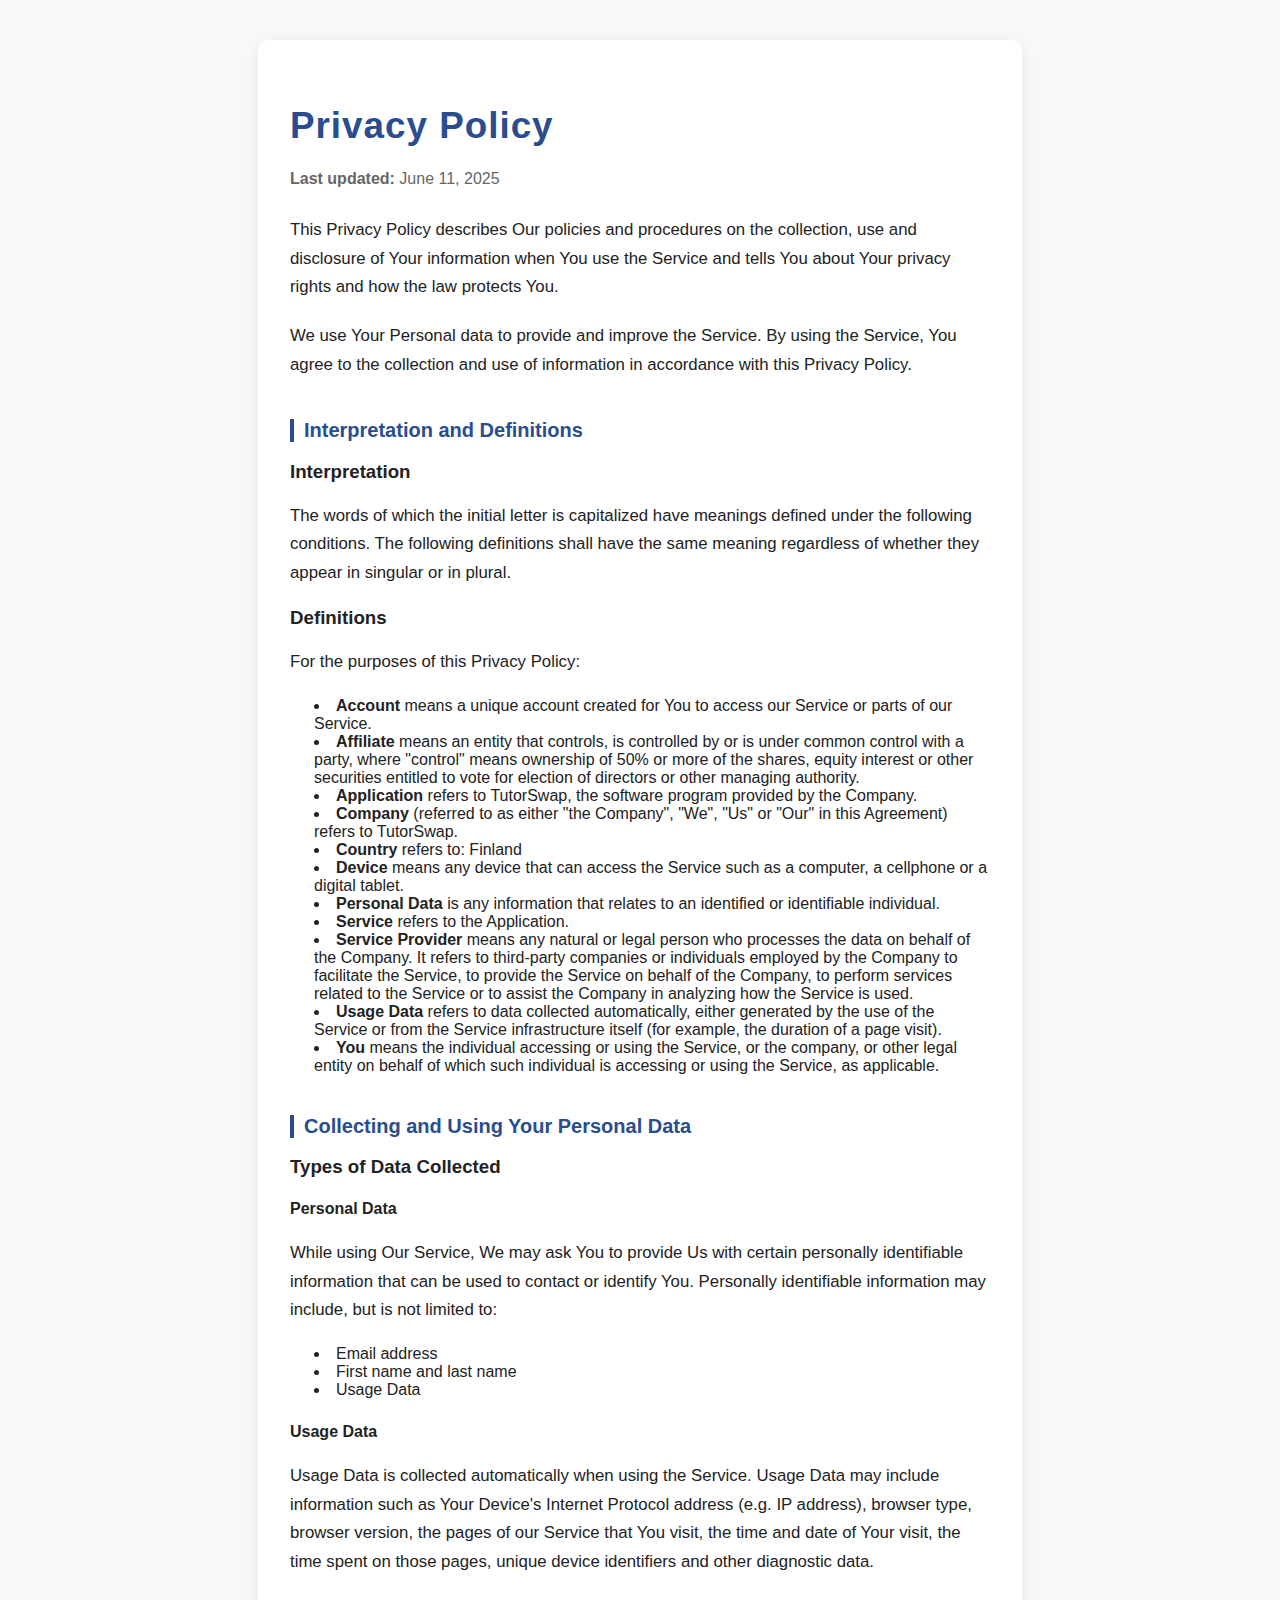
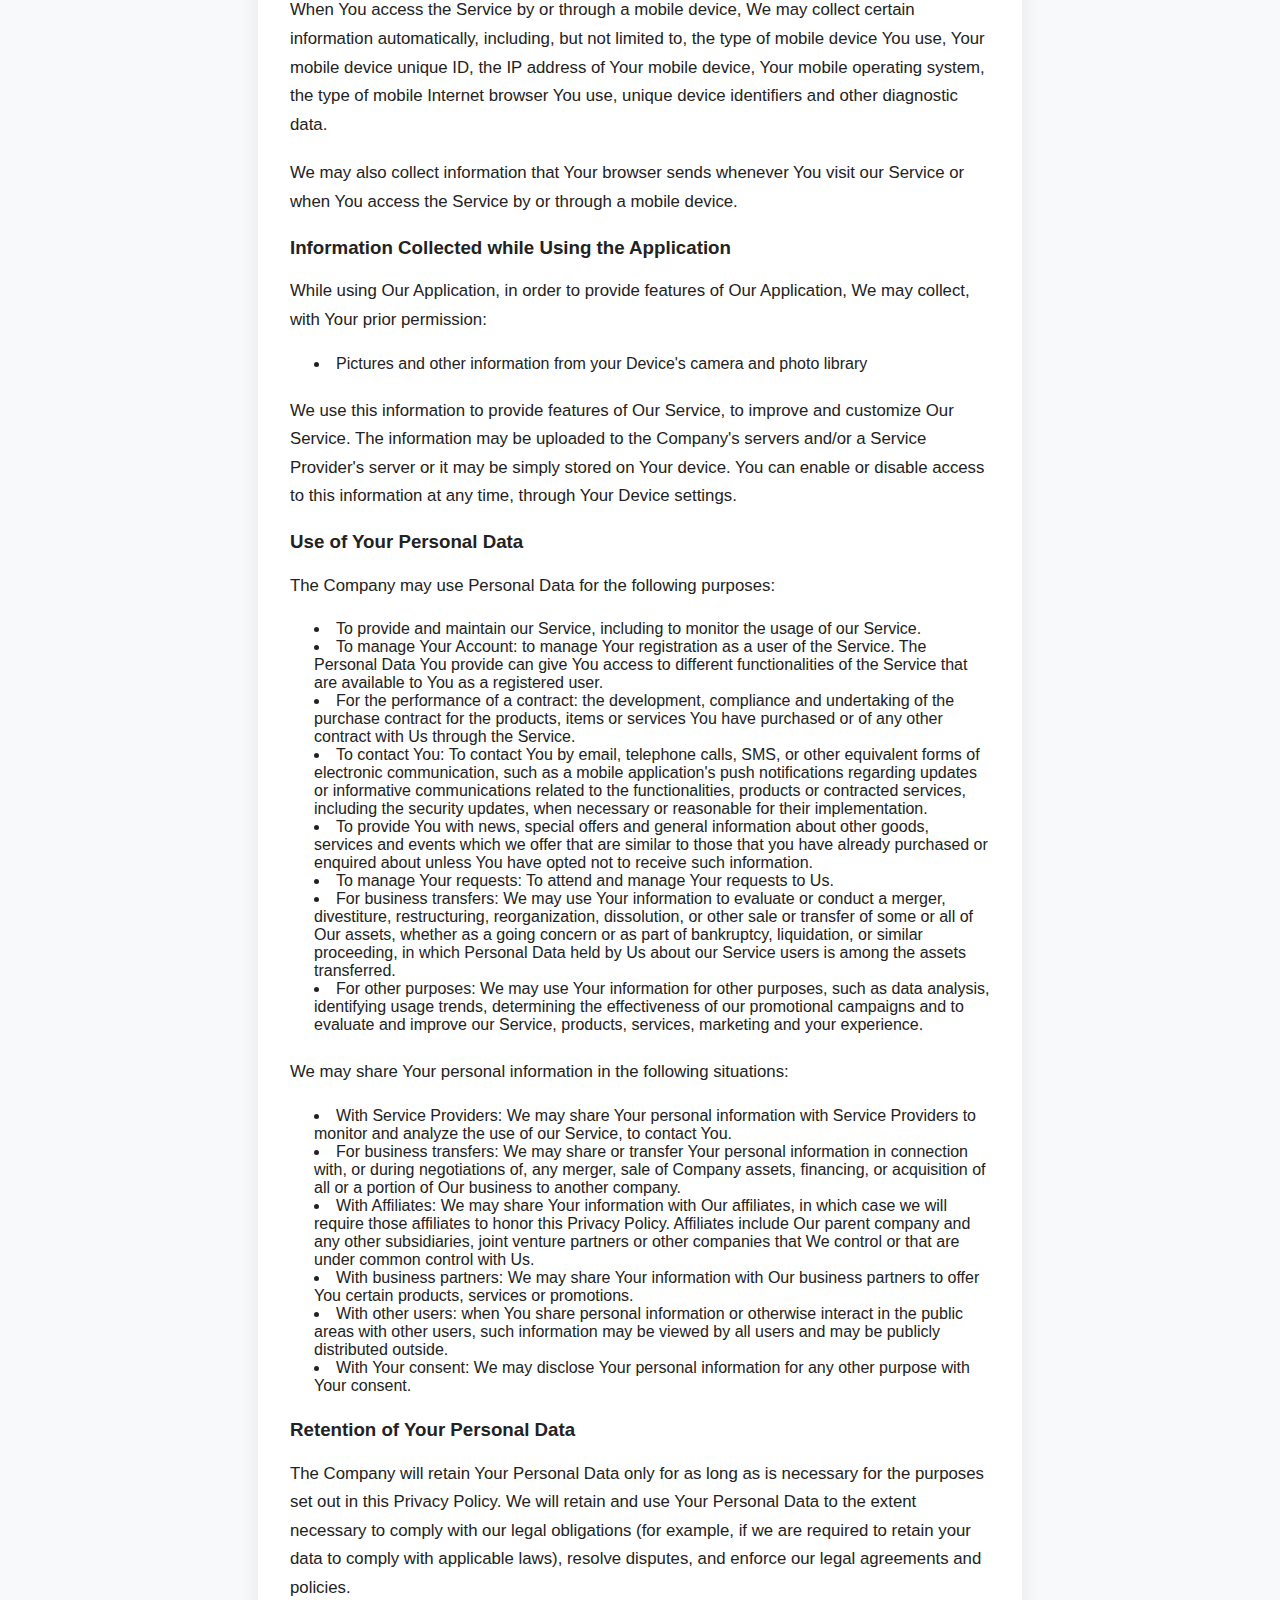
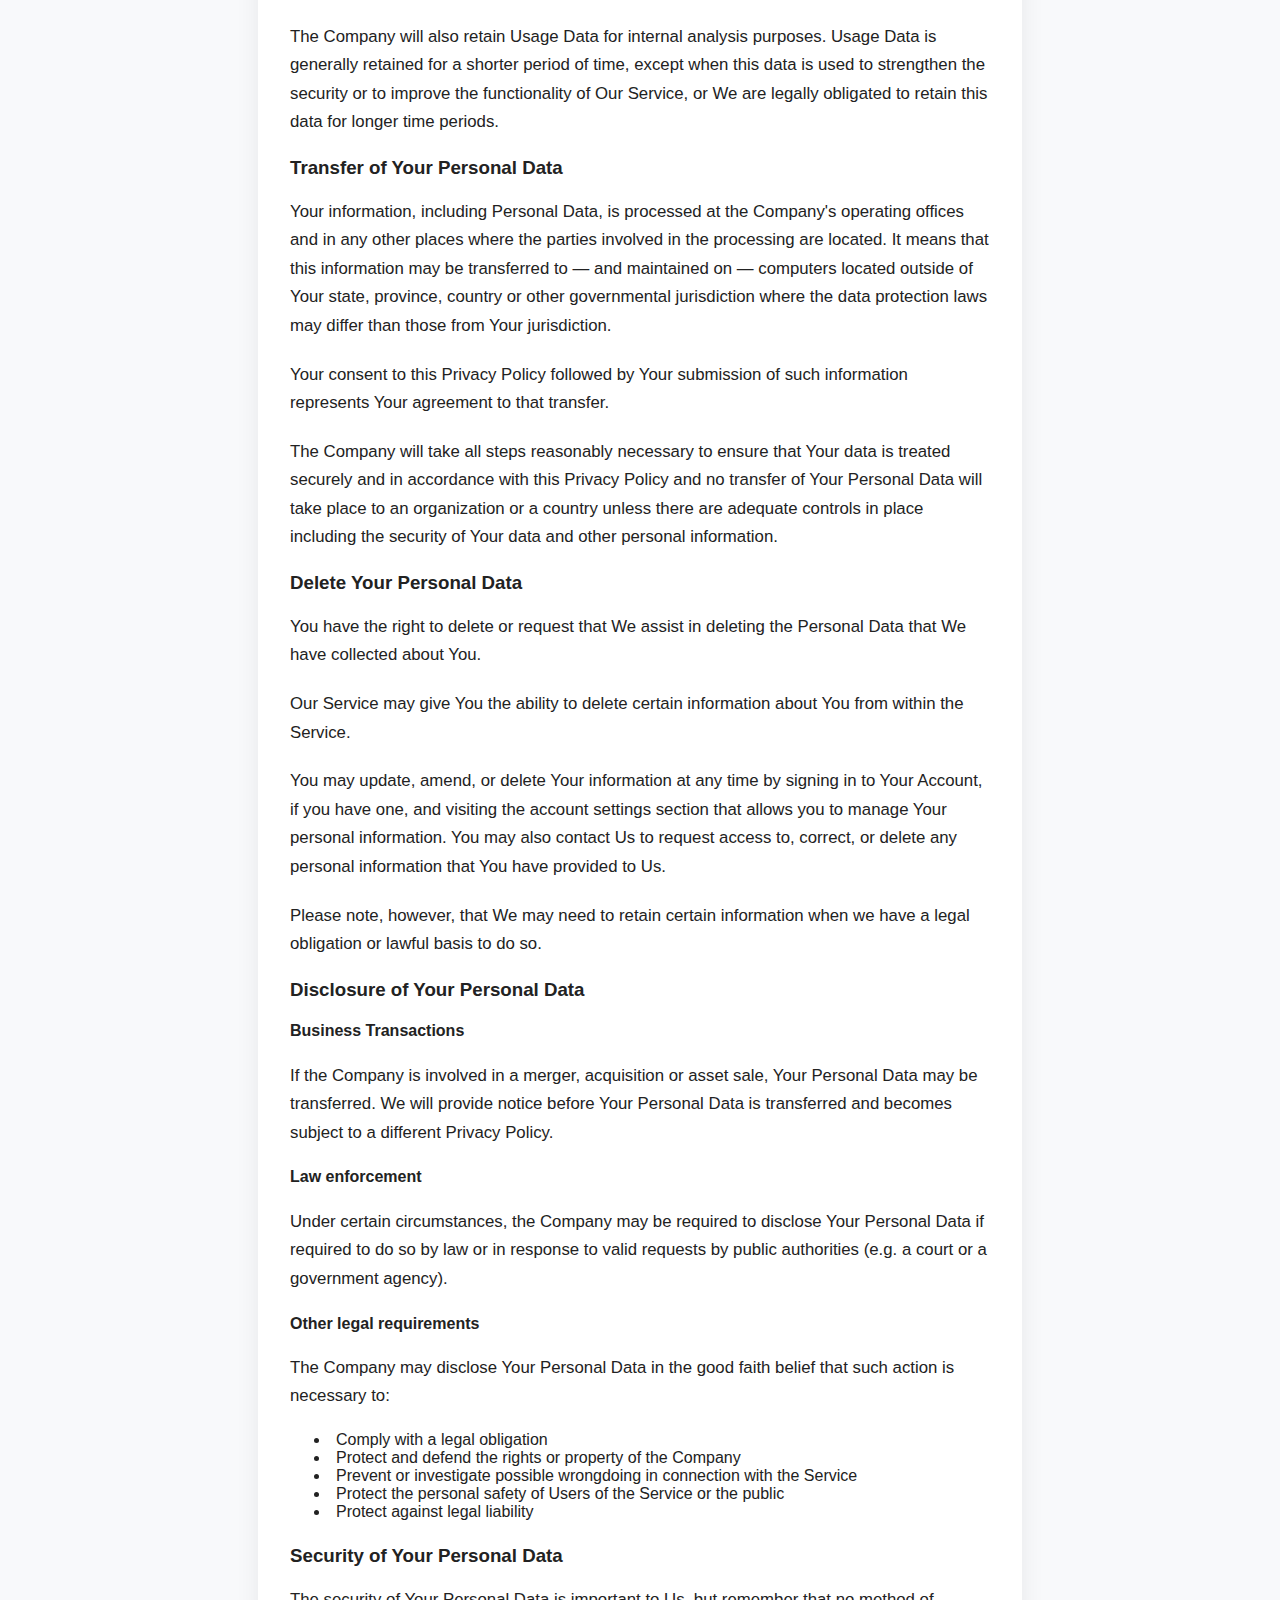
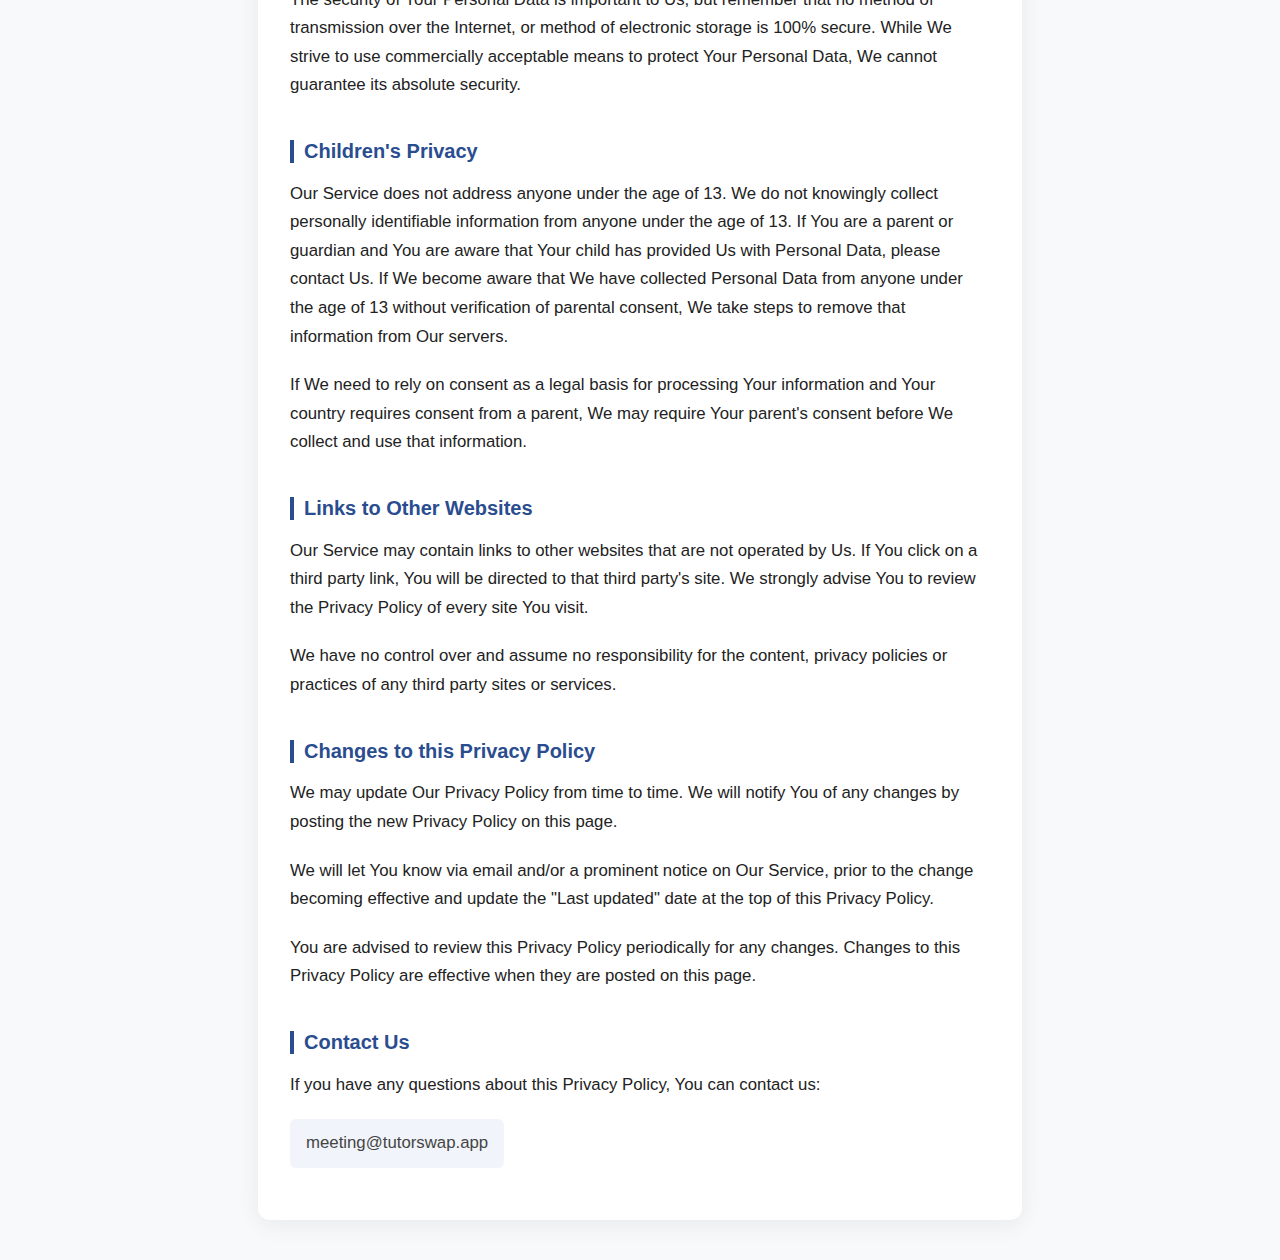
<file: privacy.html>
<!DOCTYPE html>
<html lang="en">
<head>
    <meta charset="UTF-8">
    <meta name="viewport" content="width=device-width, initial-scale=1.0">
    <title>Privacy Policy | TutorSwap</title>
    <link rel="stylesheet" href="terms.css">
</head>
<body>
    <div class="terms-container">
        <h1>Privacy Policy</h1>
        <p class="effective-date"><strong>Last updated:</strong> June 11, 2025</p>
        <p>This Privacy Policy describes Our policies and procedures on the collection, use and disclosure of Your information when You use the Service and tells You about Your privacy rights and how the law protects You.</p>
        <p>We use Your Personal data to provide and improve the Service. By using the Service, You agree to the collection and use of information in accordance with this Privacy Policy.</p>

        <h2>Interpretation and Definitions</h2>
        <h3>Interpretation</h3>
        <p>The words of which the initial letter is capitalized have meanings defined under the following conditions. The following definitions shall have the same meaning regardless of whether they appear in singular or in plural.</p>
        <h3>Definitions</h3>
        <p>For the purposes of this Privacy Policy:</p>
        <ul>
            <li><strong>Account</strong> means a unique account created for You to access our Service or parts of our Service.</li>
            <li><strong>Affiliate</strong> means an entity that controls, is controlled by or is under common control with a party, where "control" means ownership of 50% or more of the shares, equity interest or other securities entitled to vote for election of directors or other managing authority.</li>
            <li><strong>Application</strong> refers to TutorSwap, the software program provided by the Company.</li>
            <li><strong>Company</strong> (referred to as either "the Company", "We", "Us" or "Our" in this Agreement) refers to TutorSwap.</li>
            <li><strong>Country</strong> refers to: Finland</li>
            <li><strong>Device</strong> means any device that can access the Service such as a computer, a cellphone or a digital tablet.</li>
            <li><strong>Personal Data</strong> is any information that relates to an identified or identifiable individual.</li>
            <li><strong>Service</strong> refers to the Application.</li>
            <li><strong>Service Provider</strong> means any natural or legal person who processes the data on behalf of the Company. It refers to third-party companies or individuals employed by the Company to facilitate the Service, to provide the Service on behalf of the Company, to perform services related to the Service or to assist the Company in analyzing how the Service is used.</li>
            <li><strong>Usage Data</strong> refers to data collected automatically, either generated by the use of the Service or from the Service infrastructure itself (for example, the duration of a page visit).</li>
            <li><strong>You</strong> means the individual accessing or using the Service, or the company, or other legal entity on behalf of which such individual is accessing or using the Service, as applicable.</li>
        </ul>

        <h2>Collecting and Using Your Personal Data</h2>
        <h3>Types of Data Collected</h3>
        <h4>Personal Data</h4>
        <p>While using Our Service, We may ask You to provide Us with certain personally identifiable information that can be used to contact or identify You. Personally identifiable information may include, but is not limited to:</p>
        <ul>
            <li>Email address</li>
            <li>First name and last name</li>
            <li>Usage Data</li>
        </ul>
        <h4>Usage Data</h4>
        <p>Usage Data is collected automatically when using the Service. Usage Data may include information such as Your Device's Internet Protocol address (e.g. IP address), browser type, browser version, the pages of our Service that You visit, the time and date of Your visit, the time spent on those pages, unique device identifiers and other diagnostic data.</p>
        <p>When You access the Service by or through a mobile device, We may collect certain information automatically, including, but not limited to, the type of mobile device You use, Your mobile device unique ID, the IP address of Your mobile device, Your mobile operating system, the type of mobile Internet browser You use, unique device identifiers and other diagnostic data.</p>
        <p>We may also collect information that Your browser sends whenever You visit our Service or when You access the Service by or through a mobile device.</p>

        <h3>Information Collected while Using the Application</h3>
        <p>While using Our Application, in order to provide features of Our Application, We may collect, with Your prior permission:</p>
        <ul>
            <li>Pictures and other information from your Device's camera and photo library</li>
        </ul>
        <p>We use this information to provide features of Our Service, to improve and customize Our Service. The information may be uploaded to the Company's servers and/or a Service Provider's server or it may be simply stored on Your device. You can enable or disable access to this information at any time, through Your Device settings.</p>

        <h3>Use of Your Personal Data</h3>
        <p>The Company may use Personal Data for the following purposes:</p>
        <ul>
            <li>To provide and maintain our Service, including to monitor the usage of our Service.</li>
            <li>To manage Your Account: to manage Your registration as a user of the Service. The Personal Data You provide can give You access to different functionalities of the Service that are available to You as a registered user.</li>
            <li>For the performance of a contract: the development, compliance and undertaking of the purchase contract for the products, items or services You have purchased or of any other contract with Us through the Service.</li>
            <li>To contact You: To contact You by email, telephone calls, SMS, or other equivalent forms of electronic communication, such as a mobile application's push notifications regarding updates or informative communications related to the functionalities, products or contracted services, including the security updates, when necessary or reasonable for their implementation.</li>
            <li>To provide You with news, special offers and general information about other goods, services and events which we offer that are similar to those that you have already purchased or enquired about unless You have opted not to receive such information.</li>
            <li>To manage Your requests: To attend and manage Your requests to Us.</li>
            <li>For business transfers: We may use Your information to evaluate or conduct a merger, divestiture, restructuring, reorganization, dissolution, or other sale or transfer of some or all of Our assets, whether as a going concern or as part of bankruptcy, liquidation, or similar proceeding, in which Personal Data held by Us about our Service users is among the assets transferred.</li>
            <li>For other purposes: We may use Your information for other purposes, such as data analysis, identifying usage trends, determining the effectiveness of our promotional campaigns and to evaluate and improve our Service, products, services, marketing and your experience.</li>
        </ul>
        <p>We may share Your personal information in the following situations:</p>
        <ul>
            <li>With Service Providers: We may share Your personal information with Service Providers to monitor and analyze the use of our Service, to contact You.</li>
            <li>For business transfers: We may share or transfer Your personal information in connection with, or during negotiations of, any merger, sale of Company assets, financing, or acquisition of all or a portion of Our business to another company.</li>
            <li>With Affiliates: We may share Your information with Our affiliates, in which case we will require those affiliates to honor this Privacy Policy. Affiliates include Our parent company and any other subsidiaries, joint venture partners or other companies that We control or that are under common control with Us.</li>
            <li>With business partners: We may share Your information with Our business partners to offer You certain products, services or promotions.</li>
            <li>With other users: when You share personal information or otherwise interact in the public areas with other users, such information may be viewed by all users and may be publicly distributed outside.</li>
            <li>With Your consent: We may disclose Your personal information for any other purpose with Your consent.</li>
        </ul>

        <h3>Retention of Your Personal Data</h3>
        <p>The Company will retain Your Personal Data only for as long as is necessary for the purposes set out in this Privacy Policy. We will retain and use Your Personal Data to the extent necessary to comply with our legal obligations (for example, if we are required to retain your data to comply with applicable laws), resolve disputes, and enforce our legal agreements and policies.</p>
        <p>The Company will also retain Usage Data for internal analysis purposes. Usage Data is generally retained for a shorter period of time, except when this data is used to strengthen the security or to improve the functionality of Our Service, or We are legally obligated to retain this data for longer time periods.</p>

        <h3>Transfer of Your Personal Data</h3>
        <p>Your information, including Personal Data, is processed at the Company's operating offices and in any other places where the parties involved in the processing are located. It means that this information may be transferred to — and maintained on — computers located outside of Your state, province, country or other governmental jurisdiction where the data protection laws may differ than those from Your jurisdiction.</p>
        <p>Your consent to this Privacy Policy followed by Your submission of such information represents Your agreement to that transfer.</p>
        <p>The Company will take all steps reasonably necessary to ensure that Your data is treated securely and in accordance with this Privacy Policy and no transfer of Your Personal Data will take place to an organization or a country unless there are adequate controls in place including the security of Your data and other personal information.</p>

        <h3>Delete Your Personal Data</h3>
        <p>You have the right to delete or request that We assist in deleting the Personal Data that We have collected about You.</p>
        <p>Our Service may give You the ability to delete certain information about You from within the Service.</p>
        <p>You may update, amend, or delete Your information at any time by signing in to Your Account, if you have one, and visiting the account settings section that allows you to manage Your personal information. You may also contact Us to request access to, correct, or delete any personal information that You have provided to Us.</p>
        <p>Please note, however, that We may need to retain certain information when we have a legal obligation or lawful basis to do so.</p>

        <h3>Disclosure of Your Personal Data</h3>
        <h4>Business Transactions</h4>
        <p>If the Company is involved in a merger, acquisition or asset sale, Your Personal Data may be transferred. We will provide notice before Your Personal Data is transferred and becomes subject to a different Privacy Policy.</p>
        <h4>Law enforcement</h4>
        <p>Under certain circumstances, the Company may be required to disclose Your Personal Data if required to do so by law or in response to valid requests by public authorities (e.g. a court or a government agency).</p>
        <h4>Other legal requirements</h4>
        <p>The Company may disclose Your Personal Data in the good faith belief that such action is necessary to:</p>
        <ul>
            <li>Comply with a legal obligation</li>
            <li>Protect and defend the rights or property of the Company</li>
            <li>Prevent or investigate possible wrongdoing in connection with the Service</li>
            <li>Protect the personal safety of Users of the Service or the public</li>
            <li>Protect against legal liability</li>
        </ul>

        <h3>Security of Your Personal Data</h3>
        <p>The security of Your Personal Data is important to Us, but remember that no method of transmission over the Internet, or method of electronic storage is 100% secure. While We strive to use commercially acceptable means to protect Your Personal Data, We cannot guarantee its absolute security.</p>

        <h2>Children's Privacy</h2>
        <p>Our Service does not address anyone under the age of 13. We do not knowingly collect personally identifiable information from anyone under the age of 13. If You are a parent or guardian and You are aware that Your child has provided Us with Personal Data, please contact Us. If We become aware that We have collected Personal Data from anyone under the age of 13 without verification of parental consent, We take steps to remove that information from Our servers.</p>
        <p>If We need to rely on consent as a legal basis for processing Your information and Your country requires consent from a parent, We may require Your parent's consent before We collect and use that information.</p>

        <h2>Links to Other Websites</h2>
        <p>Our Service may contain links to other websites that are not operated by Us. If You click on a third party link, You will be directed to that third party's site. We strongly advise You to review the Privacy Policy of every site You visit.</p>
        <p>We have no control over and assume no responsibility for the content, privacy policies or practices of any third party sites or services.</p>

        <h2>Changes to this Privacy Policy</h2>
        <p>We may update Our Privacy Policy from time to time. We will notify You of any changes by posting the new Privacy Policy on this page.</p>
        <p>We will let You know via email and/or a prominent notice on Our Service, prior to the change becoming effective and update the "Last updated" date at the top of this Privacy Policy.</p>
        <p>You are advised to review this Privacy Policy periodically for any changes. Changes to this Privacy Policy are effective when they are posted on this page.</p>

        <h2>Contact Us</h2>
        <p>If you have any questions about this Privacy Policy, You can contact us:</p>
        <address>
            meeting@tutorswap.app
        </address>
    </div>
</body>
</html>
</file>
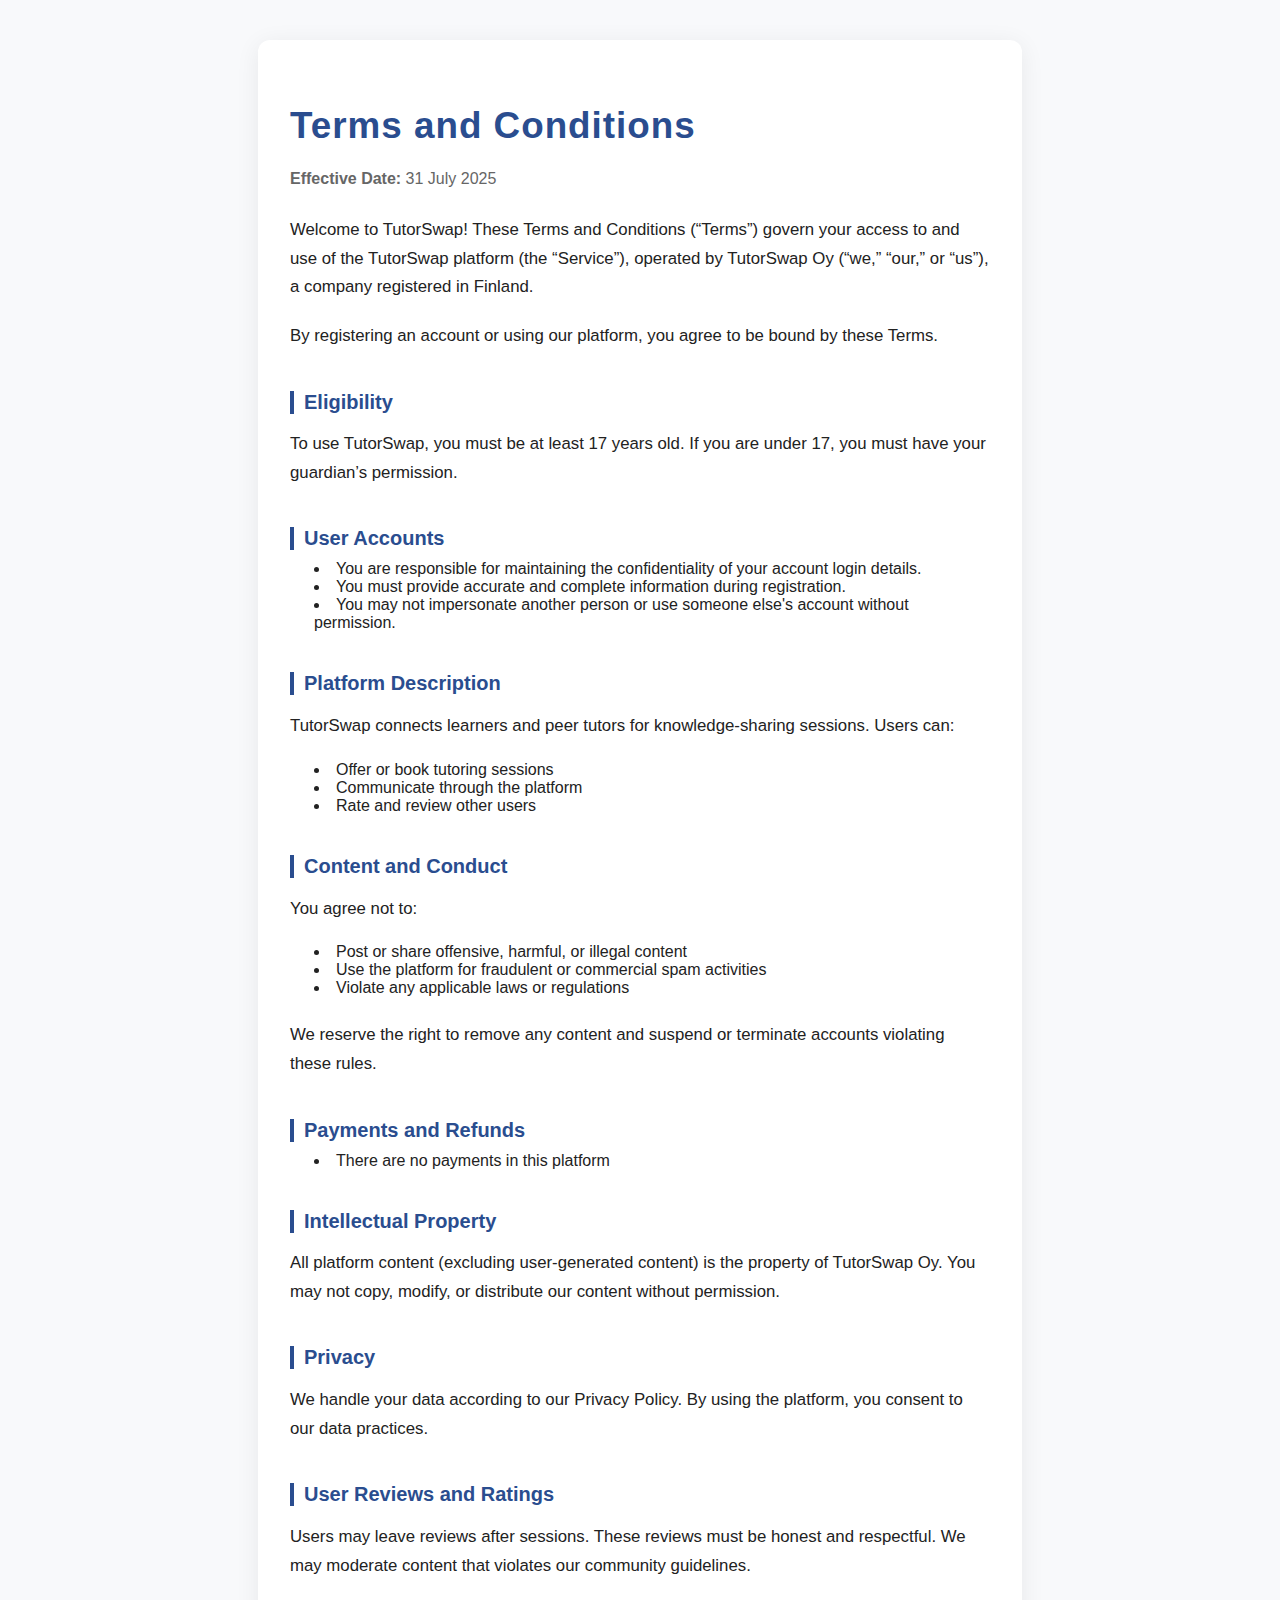
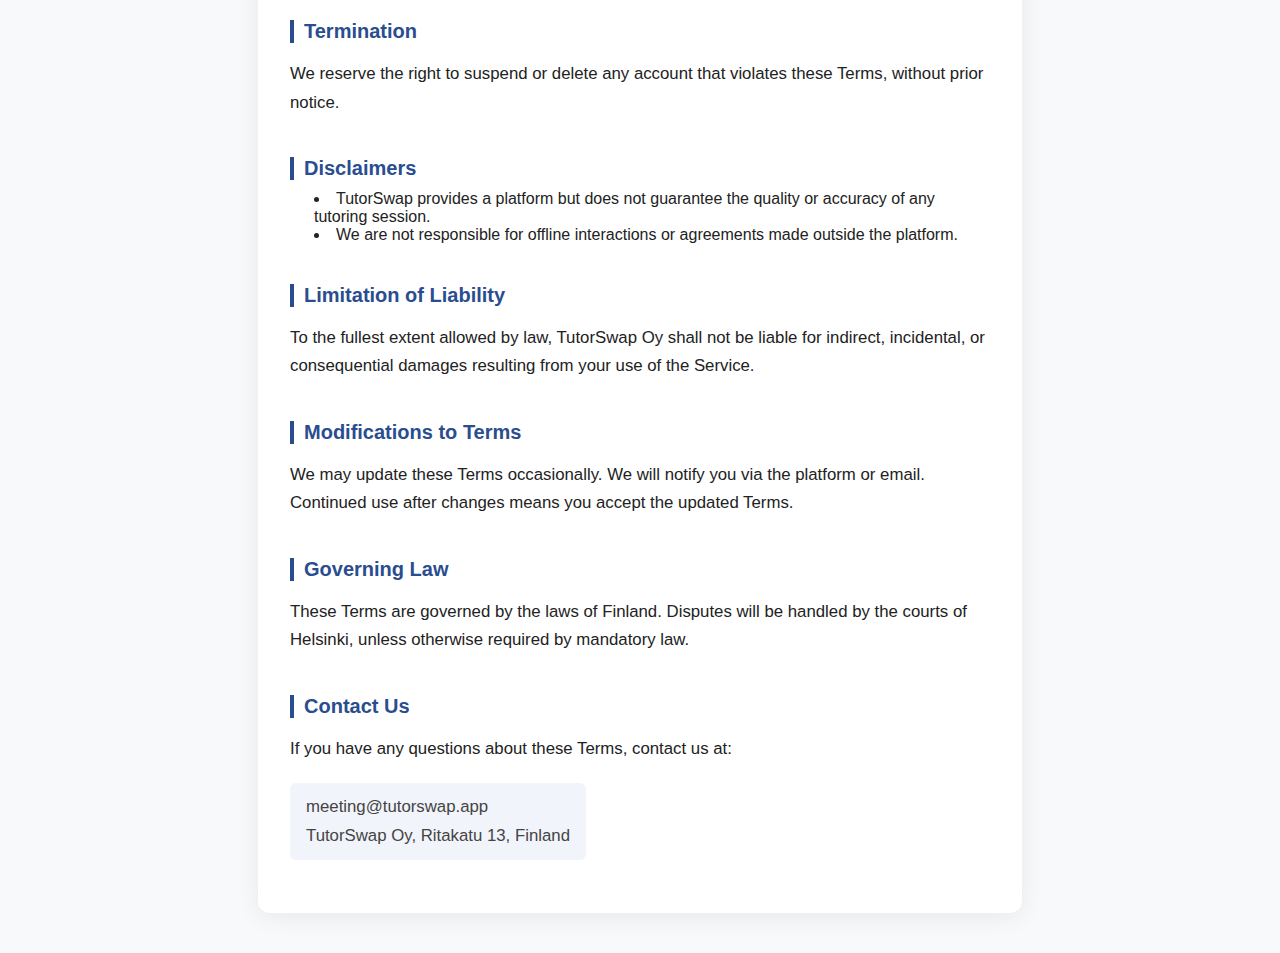
<file: terms.html>
<!DOCTYPE html>
<html lang="en">
<head>
    <meta charset="UTF-8">
    <meta name="viewport" content="width=device-width, initial-scale=1.0">
    <title>Terms and Conditions | TutorSwap</title>
    <link rel="stylesheet" href="terms.css">
</head>
<body>
    <div class="terms-container">
        <h1>Terms and Conditions</h1>
        <p class="effective-date"><strong>Effective Date:</strong> 31 July 2025</p>
        <p>Welcome to TutorSwap! These Terms and Conditions (“Terms”) govern your access to and use of the TutorSwap platform (the “Service”), operated by TutorSwap Oy (“we,” “our,” or “us”), a company registered in Finland.</p>
        <p>By registering an account or using our platform, you agree to be bound by these Terms.</p>

        <h2>Eligibility</h2>
        <p>To use TutorSwap, you must be at least 17 years old. If you are under 17, you must have your guardian’s permission.</p>

        <h2>User Accounts</h2>
        <ul>
            <li>You are responsible for maintaining the confidentiality of your account login details.</li>
            <li>You must provide accurate and complete information during registration.</li>
            <li>You may not impersonate another person or use someone else's account without permission.</li>
        </ul>

        <h2>Platform Description</h2>
        <p>TutorSwap connects learners and peer tutors for knowledge-sharing sessions. Users can:</p>
        <ul>
            <li>Offer or book tutoring sessions</li>
            <li>Communicate through the platform</li>
            <li>Rate and review other users</li>
        </ul>

        <h2>Content and Conduct</h2>
        <p>You agree not to:</p>
        <ul>
            <li>Post or share offensive, harmful, or illegal content</li>
            <li>Use the platform for fraudulent or commercial spam activities</li>
            <li>Violate any applicable laws or regulations</li>
        </ul>
        <p>We reserve the right to remove any content and suspend or terminate accounts violating these rules.</p>

        <h2>Payments and Refunds</h2>
        <ul>
            <li>There are no payments in this platform</li>
        </ul>

        <h2>Intellectual Property</h2>
        <p>All platform content (excluding user-generated content) is the property of TutorSwap Oy. You may not copy, modify, or distribute our content without permission.</p>

        <h2>Privacy</h2>
        <p>We handle your data according to our Privacy Policy. By using the platform, you consent to our data practices.</p>

        <h2>User Reviews and Ratings</h2>
        <p>Users may leave reviews after sessions. These reviews must be honest and respectful. We may moderate content that violates our community guidelines.</p>

        <h2>Termination</h2>
        <p>We reserve the right to suspend or delete any account that violates these Terms, without prior notice.</p>

        <h2>Disclaimers</h2>
        <ul>
            <li>TutorSwap provides a platform but does not guarantee the quality or accuracy of any tutoring session.</li>
            <li>We are not responsible for offline interactions or agreements made outside the platform.</li>
        </ul>

        <h2>Limitation of Liability</h2>
        <p>To the fullest extent allowed by law, TutorSwap Oy shall not be liable for indirect, incidental, or consequential damages resulting from your use of the Service.</p>

        <h2>Modifications to Terms</h2>
        <p>We may update these Terms occasionally. We will notify you via the platform or email. Continued use after changes means you accept the updated Terms.</p>

        <h2>Governing Law</h2>
        <p>These Terms are governed by the laws of Finland. Disputes will be handled by the courts of Helsinki, unless otherwise required by mandatory law.</p>

        <h2>Contact Us</h2>
        <p>If you have any questions about these Terms, contact us at:</p>
        <address>
            meeting@tutorswap.app<br>
            TutorSwap Oy, Ritakatu 13, Finland
        </address>
    </div>
</body>
</html>
</file>
<file: terms.css>
body {
    background: #f8f9fb;
    font-family: 'Segoe UI', Arial, sans-serif;
    color: #222;
    margin: 0;
    padding: 0;
}

.terms-container {
    max-width: 700px;
    margin: 40px auto 40px auto;
    background: #fff;
    border-radius: 12px;
    box-shadow: 0 4px 24px rgba(0,0,0,0.07);
    padding: 40px 32px 32px 32px;
}

.terms-container h1 {
    font-size: 2.3rem;
    margin-bottom: 0.5em;
    color: #2a4d8f;
    letter-spacing: 1px;
}

.terms-container .effective-date {
    color: #666;
    font-size: 1rem;
    margin-bottom: 1.5em;
}

.terms-container h2 {
    color: #2a4d8f;
    margin-top: 2em;
    margin-bottom: 0.5em;
    font-size: 1.25rem;
    border-left: 4px solid #2a4d8f;
    padding-left: 10px;
}

.terms-container ul {
    margin: 0 0 1.5em 1.5em;
    padding: 0;
    list-style: disc inside;
}

.terms-container p, .terms-container address {
    font-size: 1.05rem;
    line-height: 1.7;
    margin-bottom: 1.2em;
}

.terms-container address {
    font-style: normal;
    color: #444;
    background: #f1f4fa;
    padding: 10px 16px;
    border-radius: 6px;
    display: inline-block;
}

@media (max-width: 800px) {
    .terms-container {
        padding: 24px 8vw 24px 8vw;
    }
}

@media (max-width: 500px) {
    .terms-container {
        padding: 12px 2vw 12px 2vw;
    }
    .terms-container h1 {
        font-size: 1.5rem;
    }
    .terms-container h2 {
        font-size: 1.05rem;
    }
}
</file>
